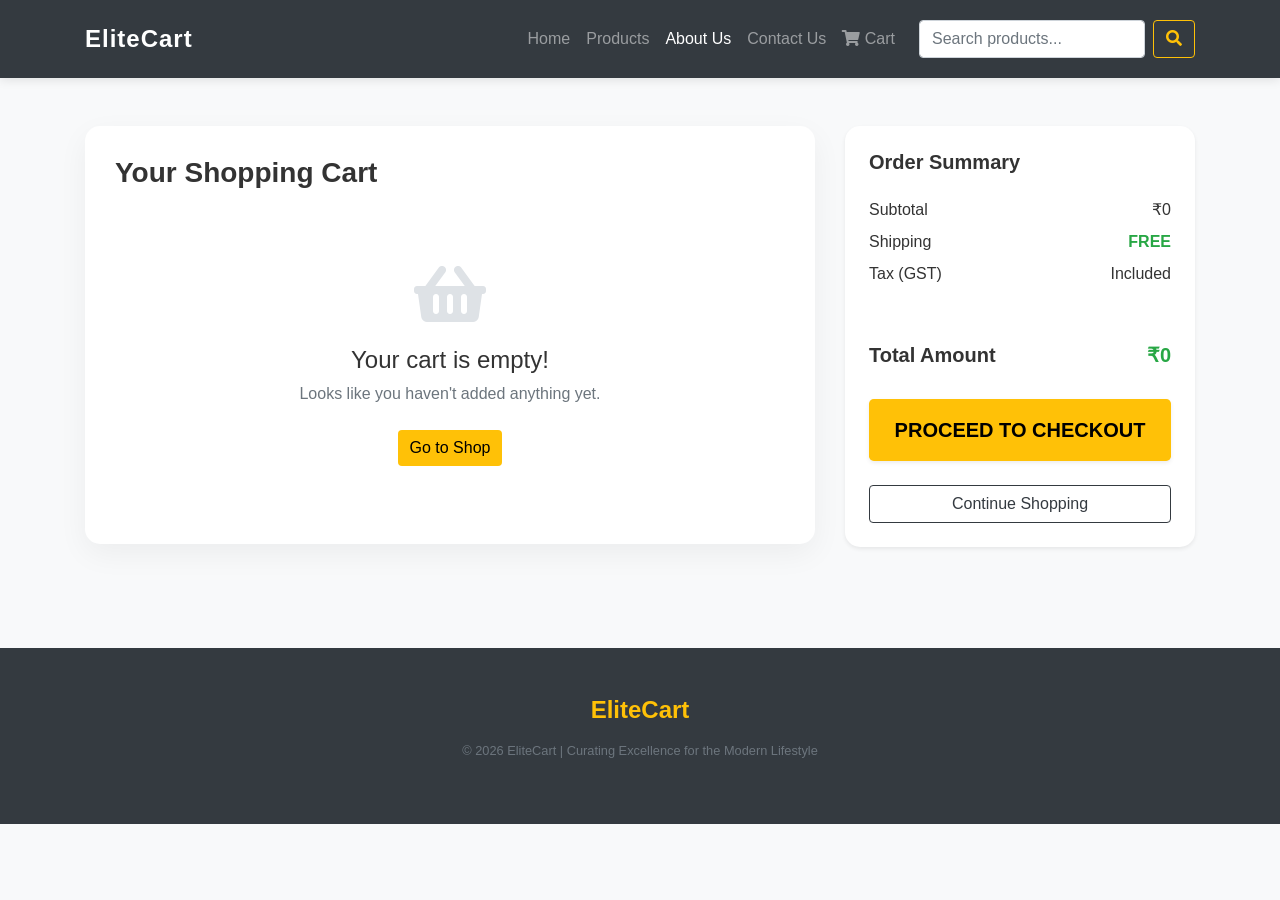
<file: cart.html>
<!DOCTYPE html>
<html lang="en">
<head>
    <meta charset="UTF-8">
    <meta name="viewport" content="width=device-width, initial-scale=1.0">
    <title>Shopping Cart - EliteCart</title>
    <link rel="stylesheet" href="https://stackpath.bootstrapcdn.com/bootstrap/4.5.2/css/bootstrap.min.css">
    <link rel="stylesheet" href="https://cdnjs.cloudflare.com/ajax/libs/font-awesome/5.15.3/css/all.min.css">
    <link rel="stylesheet" href="style.css">
    <style>
        body { background-color: #f8f9fa; }
        .cart-container { background: #fff; border-radius: 15px; padding: 30px; box-shadow: 0 10px 30px rgba(0,0,0,0.05); }
        .cart-item-img { width: 100px; height: 100px; object-fit: cover; border-radius: 10px; }
        .summary-card { border: none; border-radius: 15px; background: #fff; position: sticky; top: 90px; }
        .empty-cart-icon { font-size: 4rem; color: #dee2e6; margin-bottom: 20px; }
    </style>
</head>
<body>

    <nav class="navbar navbar-expand-lg navbar-dark bg-dark sticky-top">
    <div class="container">
        <a class="navbar-brand font-weight-bold" href="index.html">EliteCart</a>
        <button class="navbar-toggler" type="button" data-toggle="collapse" data-target="#navbarNav">
            <span class="navbar-toggler-icon"></span>
        </button>
        <div class="collapse navbar-collapse" id="navbarNav">
            <ul class="navbar-nav ml-auto">
                <li class="nav-item"><a class="nav-link" href="index.html">Home</a></li>
                <li class="nav-item"><a class="nav-link" href="products.html">Products</a></li>
                <li class="nav-item active"><a class="nav-link" href="about.html">About Us</a></li>
                <li class="nav-item"><a class="nav-link" href="contact.html">Contact Us</a></li>
                <li class="nav-item"><a class="nav-link" href="cart.html"><i class="fas fa-shopping-cart"></i> Cart</a></li>
            </ul>

            <form action="search.html" method="GET" class="form-inline ml-lg-3">
                <input class="form-control mr-sm-2" type="search" name="q" placeholder="Search products..." required>
                <button class="btn btn-outline-warning my-2 my-sm-0" type="submit">
                    <i class="fas fa-search"></i>
                </button>
            </form>
        </div>
    </div>
</nav>

    <div class="container my-5">
        <div class="row">
            <div class="col-lg-8 mb-4">
                <div class="cart-container">
                    <h3 class="font-weight-bold mb-4">Your Shopping Cart</h3>
                    <div id="cartContent">
                        </div>
                </div>
            </div>

            <div class="col-lg-4">
                <div class="card summary-card shadow-sm">
                    <div class="card-body p-4">
                        <h5 class="font-weight-bold mb-4">Order Summary</h5>
                        <div class="d-flex justify-content-between mb-2">
                            <span>Subtotal</span>
                            <span id="subtotalPrice">₹0</span>
                        </div>
                        <div class="d-flex justify-content-between mb-2">
                            <span>Shipping</span>
                            <span class="text-success font-weight-bold">FREE</span>
                        </div>
                        <div class="d-flex justify-content-between mb-4">
                            <span>Tax (GST)</span>
                            <span>Included</span>
                        </div>
                        <hr>
                        <div class="d-flex justify-content-between mb-4">
                            <span class="h5 font-weight-bold">Total Amount</span>
                            <span class="h5 font-weight-bold text-success" id="grandTotal">₹0</span>
                        </div>
                        <button onclick="window.location.href='checkout.html'" class="btn btn-warning btn-block btn-lg font-weight-bold py-3 mb-3 shadow-sm">PROCEED TO CHECKOUT</button>
                        <a href="products.html" class="btn btn-outline-dark btn-block">Continue Shopping</a>
                    </div>
                </div>
            </div>
        </div>
    </div>

    <footer class="text-center py-5 bg-dark text-white">
        <div class="container">
            <h4 class="font-weight-bold text-warning mb-3">EliteCart</h4>
            <p class="text-muted small">© 2026 EliteCart | Curating Excellence for the Modern Lifestyle</p>
        </div>
    </footer>

    

    <script>
        function loadCart() {
            // UPDATED KEY: Now matches 'EliteCartData' from product-view.html
            const cartItems = JSON.parse(localStorage.getItem('EliteCartData')) || [];
            const container = document.getElementById('cartContent');
            let total = 0;

            if (cartItems.length === 0) {
                container.innerHTML = `
                    <div class="text-center py-5">
                        <i class="fas fa-shopping-basket empty-cart-icon"></i>
                        <h4>Your cart is empty!</h4>
                        <p class="text-muted">Looks like you haven't added anything yet.</p>
                        <a href="products.html" class="btn btn-warning mt-2">Go to Shop</a>
                    </div>`;
                updateSummary(0);
                return;
            }

            let html = '';
            cartItems.forEach((item, index) => {
                // Since we now store price as a pure number in product-view, 
                // we check if it's already a number or needs cleaning.
                const price = typeof item.price === 'number' ? item.price : parseInt(item.price.replace(/[^\d]/g, ''));
                
                const itemSubtotal = price * item.qty;
                total += itemSubtotal;

                html += `
                <div class="row mb-4 align-items-center border-bottom pb-4">
                    <div class="col-md-2 col-4">
                        <img src="${item.img}" class="cart-item-img shadow-sm" alt="${item.name}">
                    </div>
                    <div class="col-md-6 col-8">
                        <h6 class="font-weight-bold mb-1">${item.name}</h6>
                        <p class="text-muted small mb-0">Category: Elite Selection</p>
                        <p class="text-success font-weight-bold mb-0">₹${price.toLocaleString('en-IN')}</p>
                    </div>
                    <div class="col-md-2 col-6 text-center">
                        <div class="font-weight-bold">Qty: ${item.qty}</div>
                    </div>
                    <div class="col-md-2 col-6 text-right">
                        <button class="btn btn-outline-danger btn-sm rounded-circle" onclick="removeItem(${index})">
                            <i class="fas fa-trash-alt"></i>
                        </button>
                    </div>
                </div>`;
            });

            container.innerHTML = html;
            updateSummary(total);
        }

        function updateSummary(total) {
            const formattedTotal = '₹' + total.toLocaleString('en-IN');
            document.getElementById('subtotalPrice').innerText = formattedTotal;
            document.getElementById('grandTotal').innerText = formattedTotal;
        }

        function removeItem(index) {
            // UPDATED KEY: Must match 'EliteCartData'
            let cartItems = JSON.parse(localStorage.getItem('EliteCartData')) || [];
            cartItems.splice(index, 1);
            localStorage.setItem('EliteCartData', JSON.stringify(cartItems));
            loadCart();
        }

        // Initialize cart on load
        document.addEventListener('DOMContentLoaded', loadCart);
    </script>

    <script src="https://code.jquery.com/jquery-3.5.1.slim.min.js"></script>
    <script src="https://cdn.jsdelivr.net/npm/bootstrap@4.5.2/dist/js/bootstrap.bundle.min.js"></script>
</body>
</html>
</file>
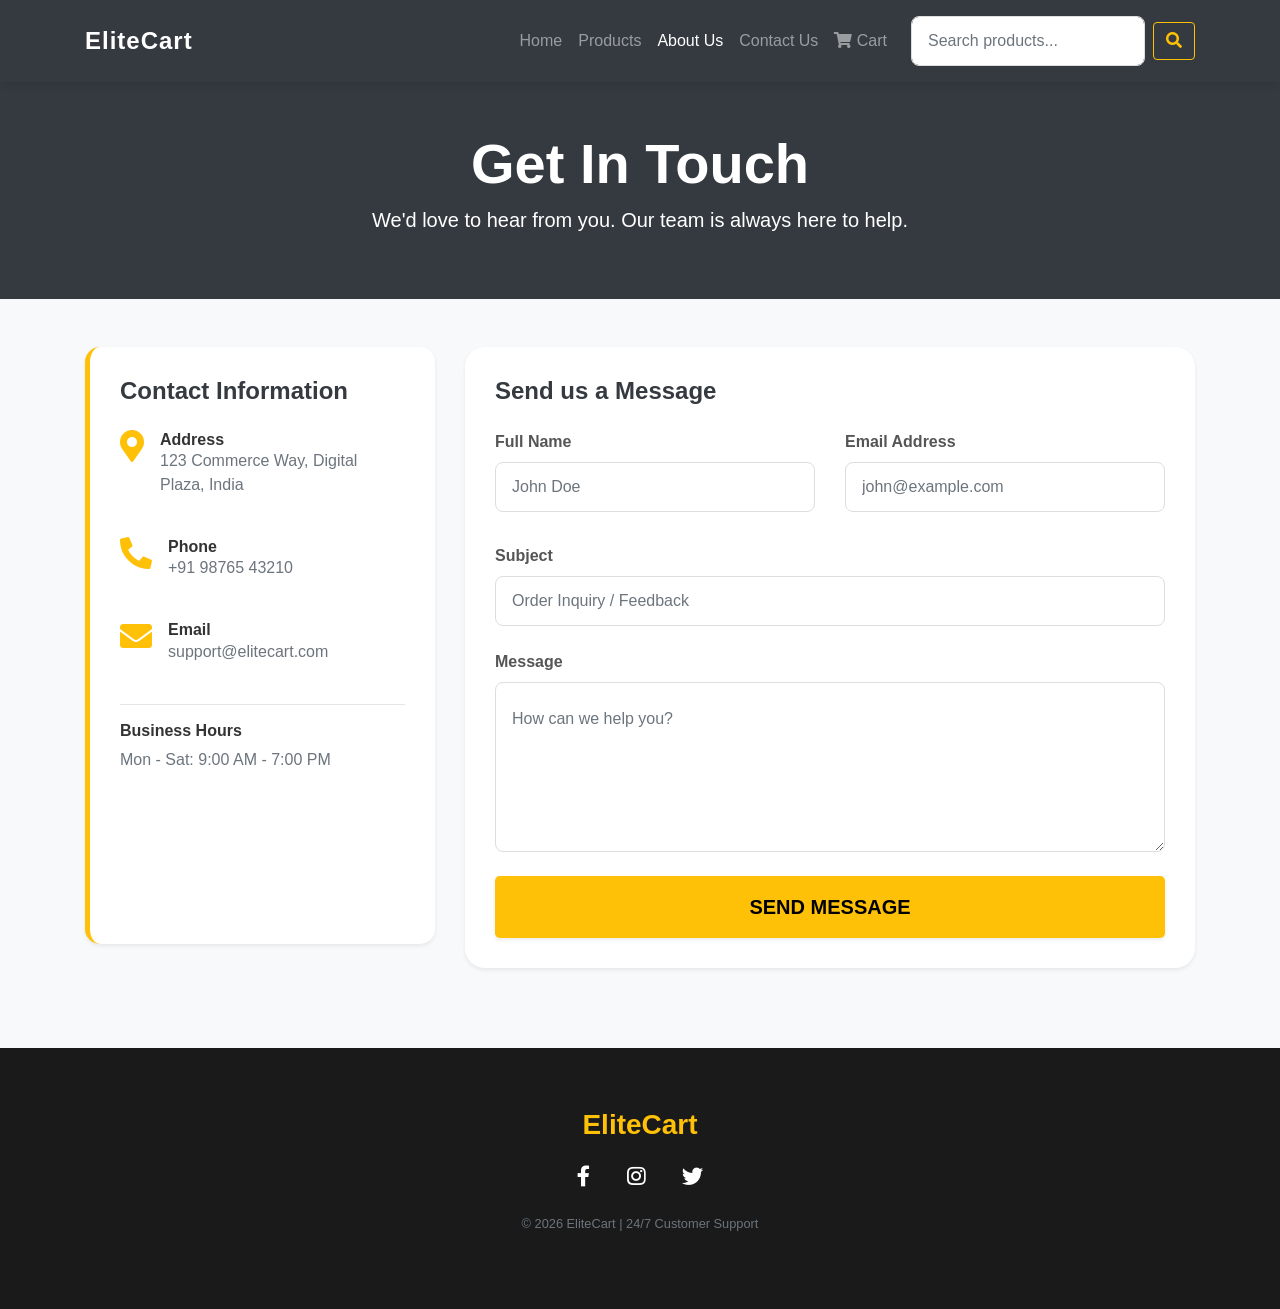
<file: contact.html>
<!DOCTYPE html>
<html lang="en">
<head>
    <meta charset="UTF-8">
    <meta name="viewport" content="width=device-width, initial-scale=1.0">
    <title>Contact Us - EliteCart</title>
    <link rel="stylesheet" href="https://stackpath.bootstrapcdn.com/bootstrap/4.5.2/css/bootstrap.min.css">
    <link rel="stylesheet" href="https://cdnjs.cloudflare.com/ajax/libs/font-awesome/5.15.3/css/all.min.css">
    <link rel="stylesheet" href="style.css">
    <style>
        .contact-info-card {
            background: #fff;
            padding: 30px;
            border-radius: 15px;
            height: 100%;
            border-left: 5px solid #ffc107;
        }
        .form-control {
            border-radius: 8px;
            padding: 1.5rem 1rem;
            border: 1px solid #ddd;
        }
        .form-group label {
            font-weight: 600;
            color: #555;
        }
    </style>
</head>
<body>

    <nav class="navbar navbar-expand-lg navbar-dark bg-dark sticky-top">
    <div class="container">
        <a class="navbar-brand font-weight-bold" href="index.html">EliteCart</a>
        <button class="navbar-toggler" type="button" data-toggle="collapse" data-target="#navbarNav">
            <span class="navbar-toggler-icon"></span>
        </button>
        <div class="collapse navbar-collapse" id="navbarNav">
            <ul class="navbar-nav ml-auto">
                <li class="nav-item"><a class="nav-link" href="index.html">Home</a></li>
                <li class="nav-item"><a class="nav-link" href="products.html">Products</a></li>
                <li class="nav-item active"><a class="nav-link" href="about.html">About Us</a></li>
                <li class="nav-item"><a class="nav-link" href="contact.html">Contact Us</a></li>
                <li class="nav-item"><a class="nav-link" href="cart.html"><i class="fas fa-shopping-cart"></i> Cart</a></li>
            </ul>

            <form action="search.html" method="GET" class="form-inline ml-lg-3">
                <input class="form-control mr-sm-2" type="search" name="q" placeholder="Search products..." required>
                <button class="btn btn-outline-warning my-2 my-sm-0" type="submit">
                    <i class="fas fa-search"></i>
                </button>
            </form>
        </div>
    </div>
</nav>

    <div class="bg-dark text-white py-5 mb-5 text-center">
        <div class="container">
            <h1 class="display-4 font-weight-bold">Get In Touch</h1>
            <p class="lead">We'd love to hear from you. Our team is always here to help.</p>
        </div>
    </div>

    <div class="container mb-5">
        <div class="row">
            <div class="col-lg-4 mb-4">
                <div class="contact-info-card shadow-sm">
                    <h4 class="font-weight-bold mb-4 text-dark">Contact Information</h4>
                    <div class="d-flex mb-4">
                        <i class="fas fa-map-marker-alt text-warning fa-2x mr-3"></i>
                        <div>
                            <h6 class="font-weight-bold mb-0">Address</h6>
                            <p class="text-muted">123 Commerce Way, Digital Plaza, India</p>
                        </div>
                    </div>
                    <div class="d-flex mb-4">
                        <i class="fas fa-phone-alt text-warning fa-2x mr-3"></i>
                        <div>
                            <h6 class="font-weight-bold mb-0">Phone</h6>
                            <p class="text-muted">+91 98765 43210</p>
                        </div>
                    </div>
                    <div class="d-flex mb-4">
                        <i class="fas fa-envelope text-warning fa-2x mr-3"></i>
                        <div>
                            <h6 class="font-weight-bold mb-0">Email</h6>
                            <p class="text-muted">support@elitecart.com</p>
                        </div>
                    </div>
                    <hr>
                    <h6 class="font-weight-bold">Business Hours</h6>
                    <p class="text-muted mb-0">Mon - Sat: 9:00 AM - 7:00 PM</p>
                </div>
            </div>

            <div class="col-lg-8">
                <div class="cart-container shadow-sm">
                    <h4 class="font-weight-bold mb-4 text-dark">Send us a Message</h4>
                    <form id="contactForm">
                        <div class="row">
                            <div class="col-md-6 mb-3">
                                <div class="form-group">
                                    <label>Full Name</label>
                                    <input type="text" class="form-control" placeholder="John Doe" required>
                                </div>
                            </div>
                            <div class="col-md-6 mb-3">
                                <div class="form-group">
                                    <label>Email Address</label>
                                    <input type="email" class="form-control" placeholder="john@example.com" required>
                                </div>
                            </div>
                        </div>
                        <div class="form-group mb-4">
                            <label>Subject</label>
                            <input type="text" class="form-control" placeholder="Order Inquiry / Feedback">
                        </div>
                        <div class="form-group mb-4">
                            <label>Message</label>
                            <textarea class="form-control" rows="5" placeholder="How can we help you?" style="height: auto;"></textarea>
                        </div>
                        <button type="submit" class="btn btn-warning btn-block btn-lg font-weight-bold py-3 shadow-sm">SEND MESSAGE</button>
                    </form>
                </div>
            </div>
        </div>
    </div>

    <footer class="text-center">
        <div class="container">
            <h3 class="font-weight-bold text-warning mb-4">EliteCart</h3>
            <div class="mb-4">
                <a href="javascript:void(0)" class="text-white mx-3" onclick="alert('Social link placeholder')"><i class="fab fa-facebook-f fa-lg"></i></a>
                <a href="javascript:void(0)" class="text-white mx-3" onclick="alert('Social link placeholder')"><i class="fab fa-instagram fa-lg"></i></a>
                <a href="javascript:void(0)" class="text-white mx-3" onclick="alert('Social link placeholder')"><i class="fab fa-twitter fa-lg"></i></a>
            </div>
            <p class="text-muted small">© 2026 EliteCart | 24/7 Customer Support</p>
        </div>
    </footer>

    <script src="https://code.jquery.com/jquery-3.5.1.slim.min.js"></script>
    <script src="https://cdn.jsdelivr.net/npm/bootstrap@4.5.2/dist/js/bootstrap.bundle.min.js"></script>
    <script>
        document.getElementById('contactForm').onsubmit = function(e) {
            e.preventDefault();
            alert('Thank you! Your message has been sent successfully. Our team will contact you soon.');
            this.reset();
        };
    </script>
</body>
</html>
</file>
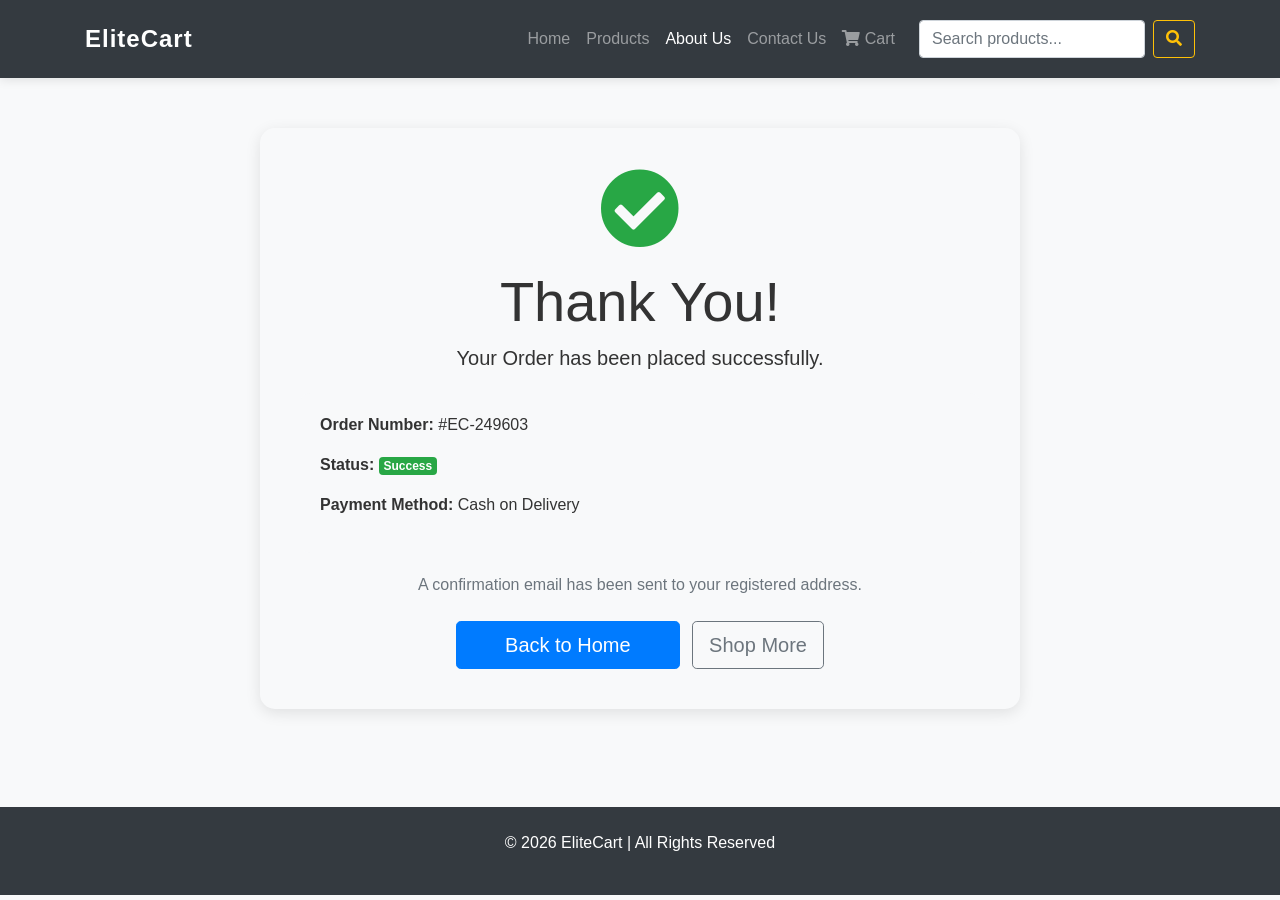
<file: order-confirmation.html>
<!DOCTYPE html>
<html lang="en">
<head>
    <meta charset="UTF-8">
    <meta name="viewport" content="width=device-width, initial-scale=1.0">
    <title>Order Confirmation - EliteCart</title>
    <link rel="stylesheet" href="https://stackpath.bootstrapcdn.com/bootstrap/4.5.2/css/bootstrap.min.css">
    <link rel="stylesheet" href="https://cdnjs.cloudflare.com/ajax/libs/font-awesome/5.15.4/css/all.min.css">
    <link rel="stylesheet" href="style.css">
    <style>
        .confirmation-card {
            border: none;
            box-shadow: 0 4px 15px rgba(0,0,0,0.1);
            border-radius: 15px;
            padding: 40px;
            margin-top: 50px;
            margin-bottom: 50px;
        }
        .success-icon {
            font-size: 80px;
            color: #28a745;
            margin-bottom: 20px;
        }
        .order-details {
            background-color: #f8f9fa;
            padding: 20px;
            border-radius: 10px;
            margin: 20px 0;
        }
    </style>
</head>
<body>

    <nav class="navbar navbar-expand-lg navbar-dark bg-dark sticky-top">
    <div class="container">
        <a class="navbar-brand font-weight-bold" href="index.html">EliteCart</a>
        <button class="navbar-toggler" type="button" data-toggle="collapse" data-target="#navbarNav">
            <span class="navbar-toggler-icon"></span>
        </button>
        <div class="collapse navbar-collapse" id="navbarNav">
            <ul class="navbar-nav ml-auto">
                <li class="nav-item"><a class="nav-link" href="index.html">Home</a></li>
                <li class="nav-item"><a class="nav-link" href="products.html">Products</a></li>
                <li class="nav-item active"><a class="nav-link" href="about.html">About Us</a></li>
                <li class="nav-item"><a class="nav-link" href="contact.html">Contact Us</a></li>
                <li class="nav-item"><a class="nav-link" href="cart.html"><i class="fas fa-shopping-cart"></i> Cart</a></li>
            </ul>

            <form action="search.html" method="GET" class="form-inline ml-lg-3">
                <input class="form-control mr-sm-2" type="search" name="q" placeholder="Search products..." required>
                <button class="btn btn-outline-warning my-2 my-sm-0" type="submit">
                    <i class="fas fa-search"></i>
                </button>
            </form>
        </div>
    </div>
</nav>

    <div class="container text-center">
        <div class="row justify-content-center">
            <div class="col-md-8 confirmation-card">
                <i class="fas fa-check-circle success-icon"></i>
                <h1 class="display-4">Thank You!</h1>
                <p class="lead">Your Order has been placed successfully.</p> <div class="order-details text-left">
                    <p><strong>Order Number:</strong> <span id="order-id">#EC-77291</span></p> <p><strong>Status:</strong> <span class="badge badge-success">Success</span></p> <p><strong>Payment Method:</strong> Cash on Delivery</p>
                </div>

                <p class="text-muted">A confirmation email has been sent to your registered address.</p>
                <div class="mt-4">
                    <a href="index.html" class="btn btn-primary btn-lg px-5">Back to Home</a>
                    <a href="products.html" class="btn btn-outline-secondary btn-lg ml-2">Shop More</a>
                </div>
            </div>
        </div>
    </div>

    <footer class="bg-dark text-white text-center py-4 mt-5">
        <p>&copy; 2026 EliteCart | All Rights Reserved</p>
    </footer>

    <script src="https://code.jquery.com/jquery-3.5.1.slim.min.js"></script>
    <script src="https://cdn.jsdelivr.net/npm/bootstrap@4.5.2/dist/js/bootstrap.bundle.min.js"></script>

    <script>
        // Optional: Simple script to generate a random order number
        document.getElementById('order-id').innerText = '#EC-' + Math.floor(100000 + Math.random() * 900000);
        
        // Clear the cart since the order is finished
        localStorage.removeItem('cart');
    </script>
</body>
</html>
</file>
<file: style.css>
/* --- 1. Global Styles --- */
body { 
    font-family: 'Segoe UI', Roboto, Helvetica, Arial, sans-serif; 
    background-color: #f8f9fa; 
    color: #333;
    overflow-x: hidden;
}

/* --- 2. Navigation Bar --- */
.navbar { 
    box-shadow: 0 2px 10px rgba(0,0,0,0.1); 
    padding: 1rem 0;
}

.navbar-brand {
    font-size: 1.5rem;
    letter-spacing: 1px;
}

/* --- 3. Category Banners --- */
.category-banner {
    height: 350px;
    display: flex;
    align-items: center;
    justify-content: center;
    color: white;
    text-align: center;
    margin-bottom: 50px;
    background-size: cover;
    background-position: center;
    position: relative;
}

/* Specific Banner Backgrounds */
.banner-electronics {
    background: linear-gradient(rgba(0,0,0,0.7), rgba(0,0,0,0.7)), url('https://images.unsplash.com/photo-1550009158-9ebf69173e03?w=1350');
}

.banner-fashion {
    background: linear-gradient(rgba(0,0,0,0.5), rgba(0,0,0,0.5)), url('https://images.unsplash.com/photo-1441984904996-e0b6ba687e04?w=1350');
}

.banner-decor {
    background: linear-gradient(rgba(0,0,0,0.6), rgba(0,0,0,0.6)), url('https://images.unsplash.com/photo-1513519245088-0e12902e5a38?w=1350');
}

/* --- 4. Product Cards --- */
.product-card { 
    transition: all 0.3s ease; 
    border: none; 
    border-radius: 15px; 
    overflow: hidden; 
    height: 100%;
    display: flex;
    flex-direction: column;
    background: #fff;
}

.product-card:hover { 
    transform: translateY(-10px); 
    box-shadow: 0 15px 30px rgba(0,0,0,0.1); 
}

.product-card img { 
    height: 220px; 
    object-fit: contain; 
    padding: 20px; 
    background: #fff;
    width: 100%;
}

.card-body {
    flex-grow: 1;
    display: flex;
    flex-direction: column;
    justify-content: space-between;
}

/* --- 5. Typography & UI Elements --- */
.price-text { 
    color: #28a745; 
    font-weight: 800; 
    font-size: 1.3rem; 
}

.category-label { 
    font-size: 0.7rem; 
    text-transform: uppercase; 
    color: #aaa; 
    font-weight: bold; 
    letter-spacing: 1px; 
}

.filter-sidebar {
    background: #fff;
    border-radius: 15px;
    padding: 25px;
    border: 1px solid #eee;
    position: sticky;
    top: 100px;
}

/* --- 6. Cart & Product View Specifics --- */
.cart-container, .product-container {
    background: #fff;
    border-radius: 20px;
    padding: 30px;
    box-shadow: 0 10px 25px rgba(0,0,0,0.05);
}

.product-img-thumbnail {
    width: 80px;
    height: 80px;
    object-fit: contain;
    border-radius: 10px;
}

/* --- 7. Footer --- */
footer { 
    background-color: #1a1a1a; 
    color: white; 
    padding: 60px 0; 
    margin-top: 80px; 
}

footer .fab {
    transition: 0.3s;
}

footer a:hover .fab {
    color: #ffc107;
    transform: scale(1.2);
}

/* --- 8. Buttons --- */
.btn-warning {
    background-color: #ffc107;
    border: none;
    color: #000;
}

.btn-warning:hover {
    background-color: #e0a800;
}
</file>
